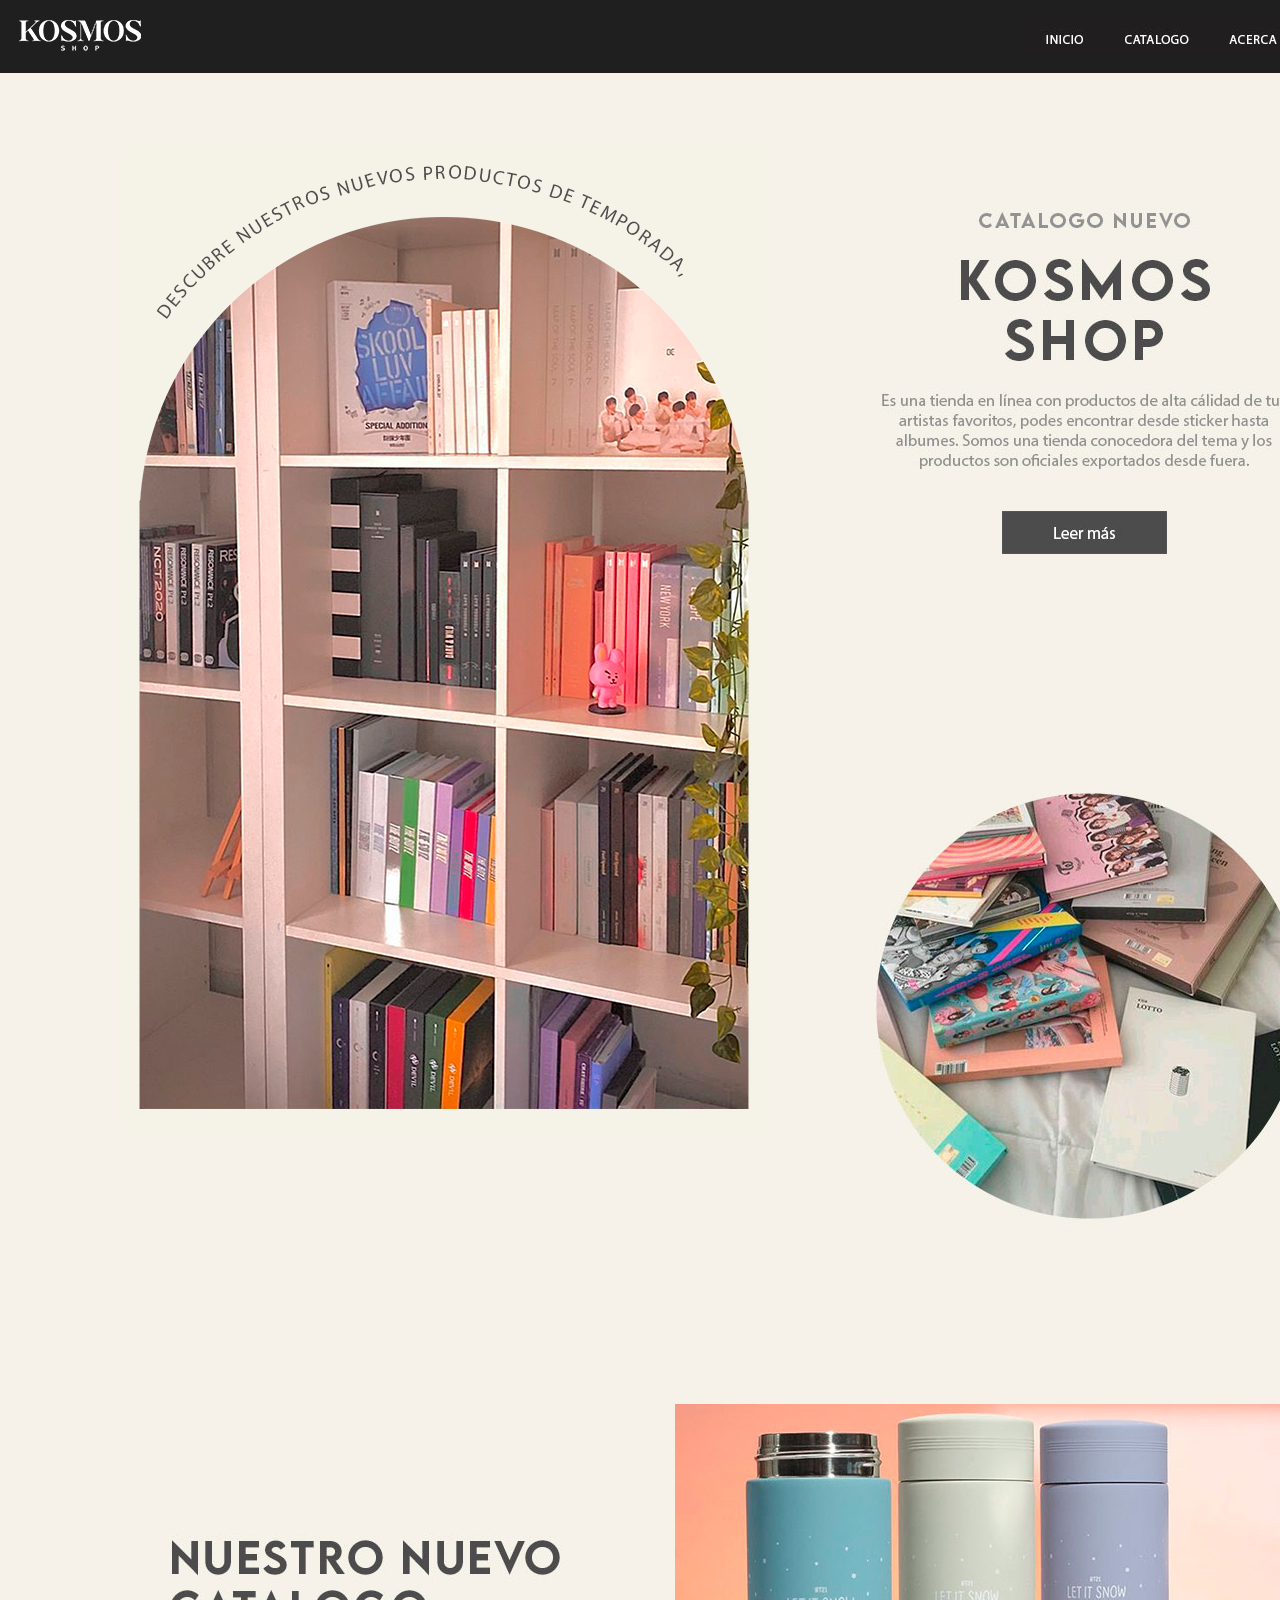
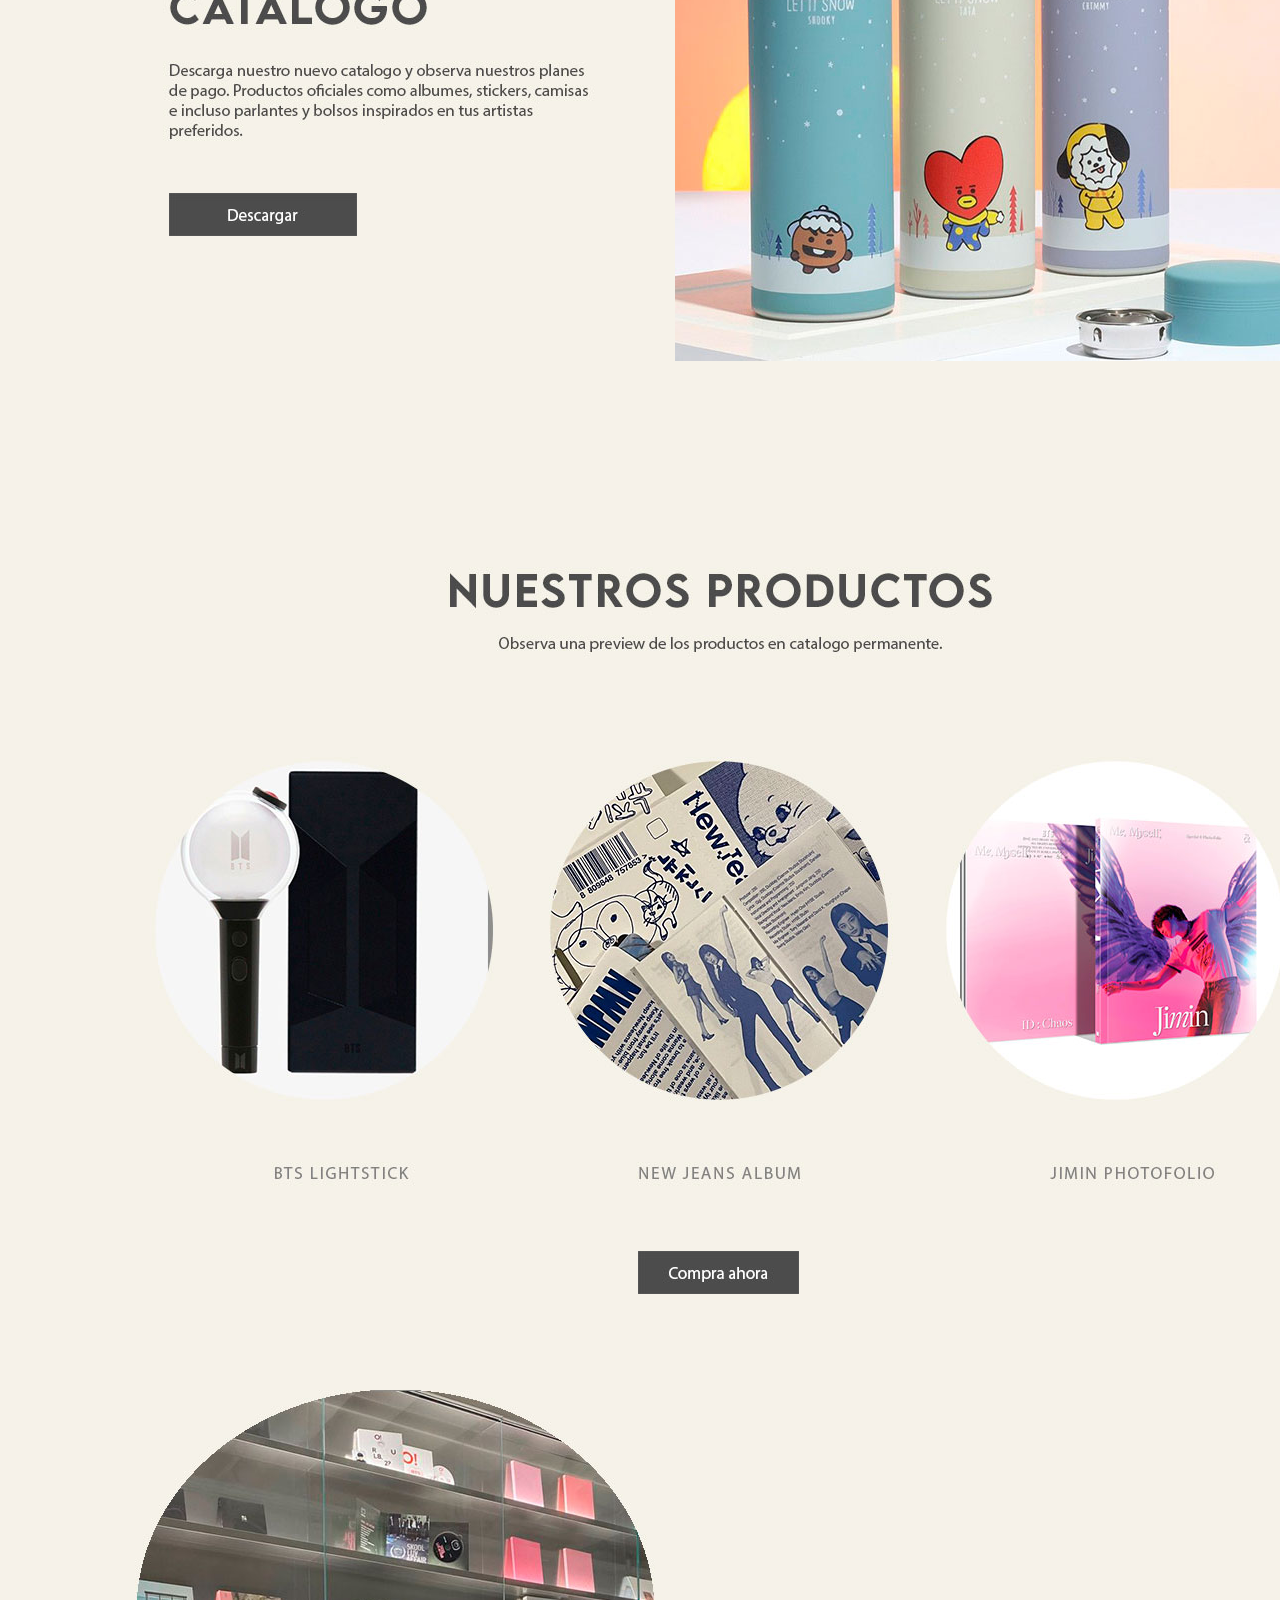
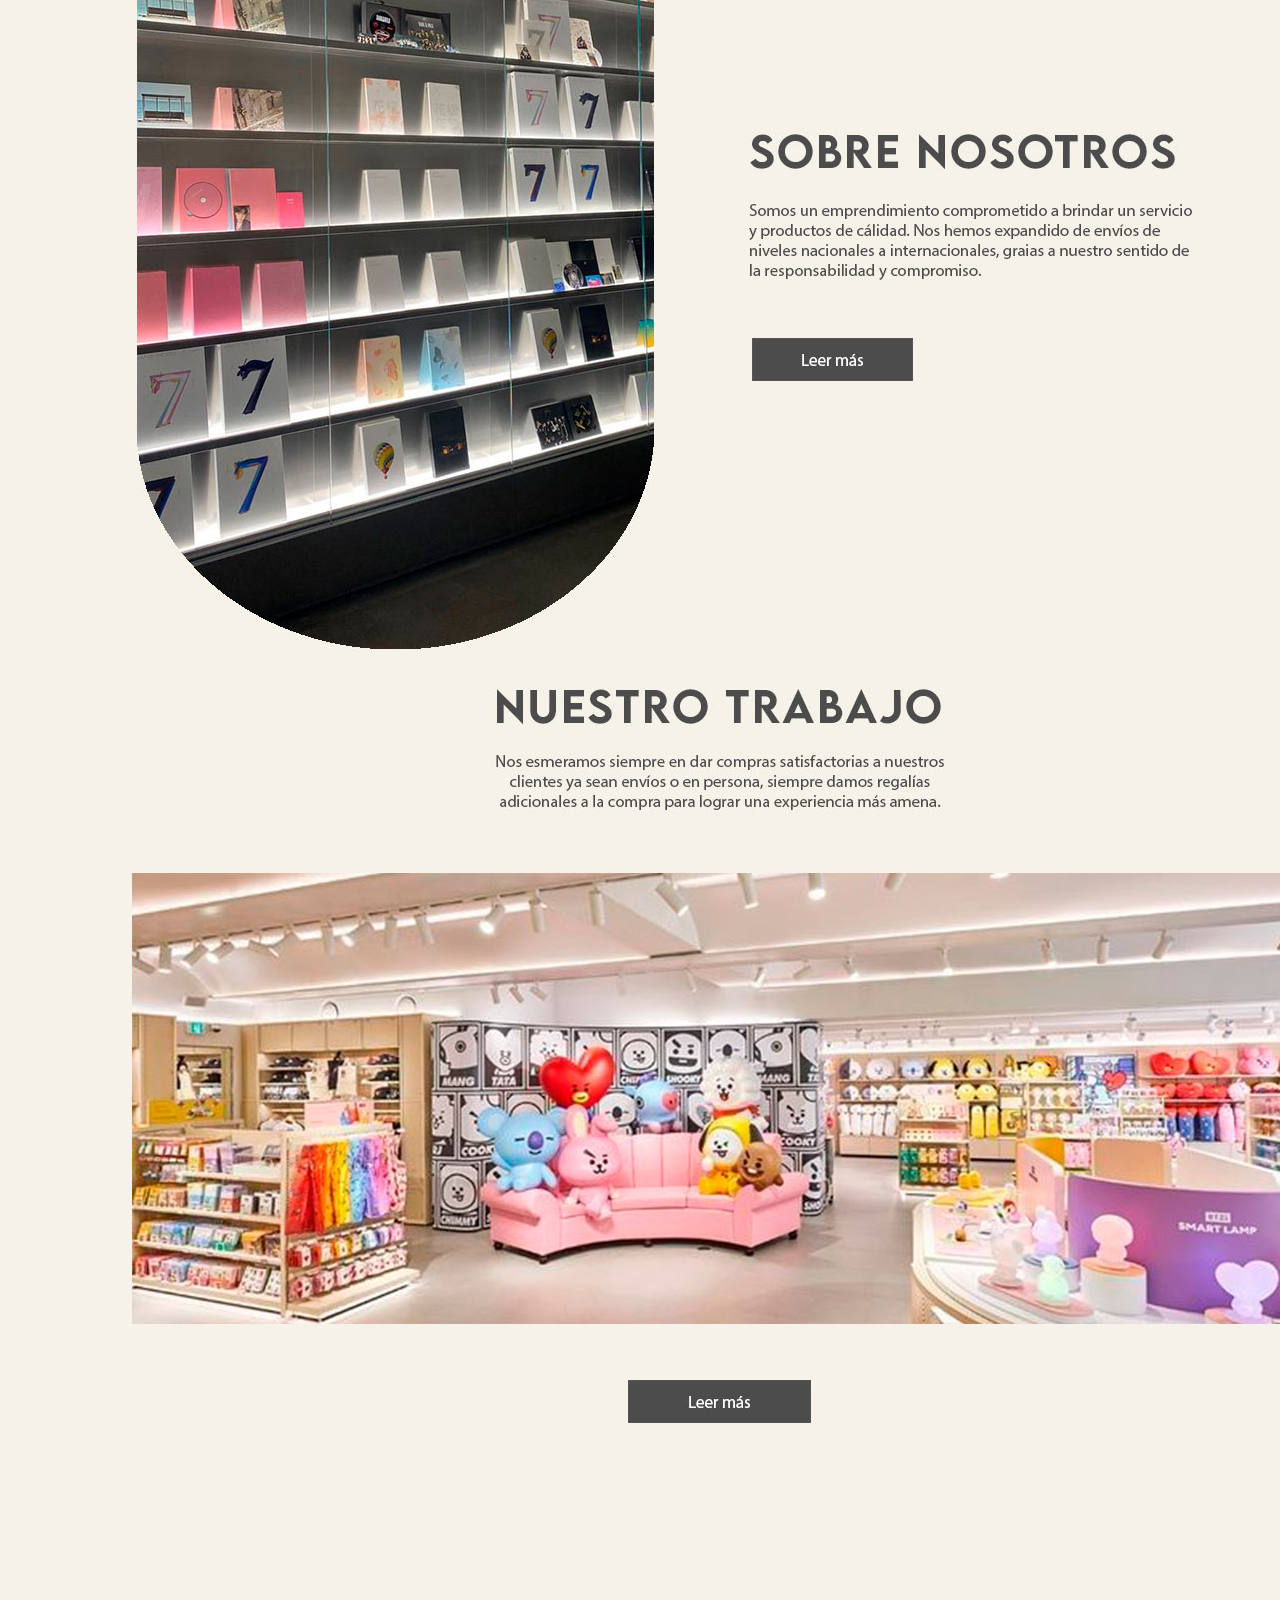
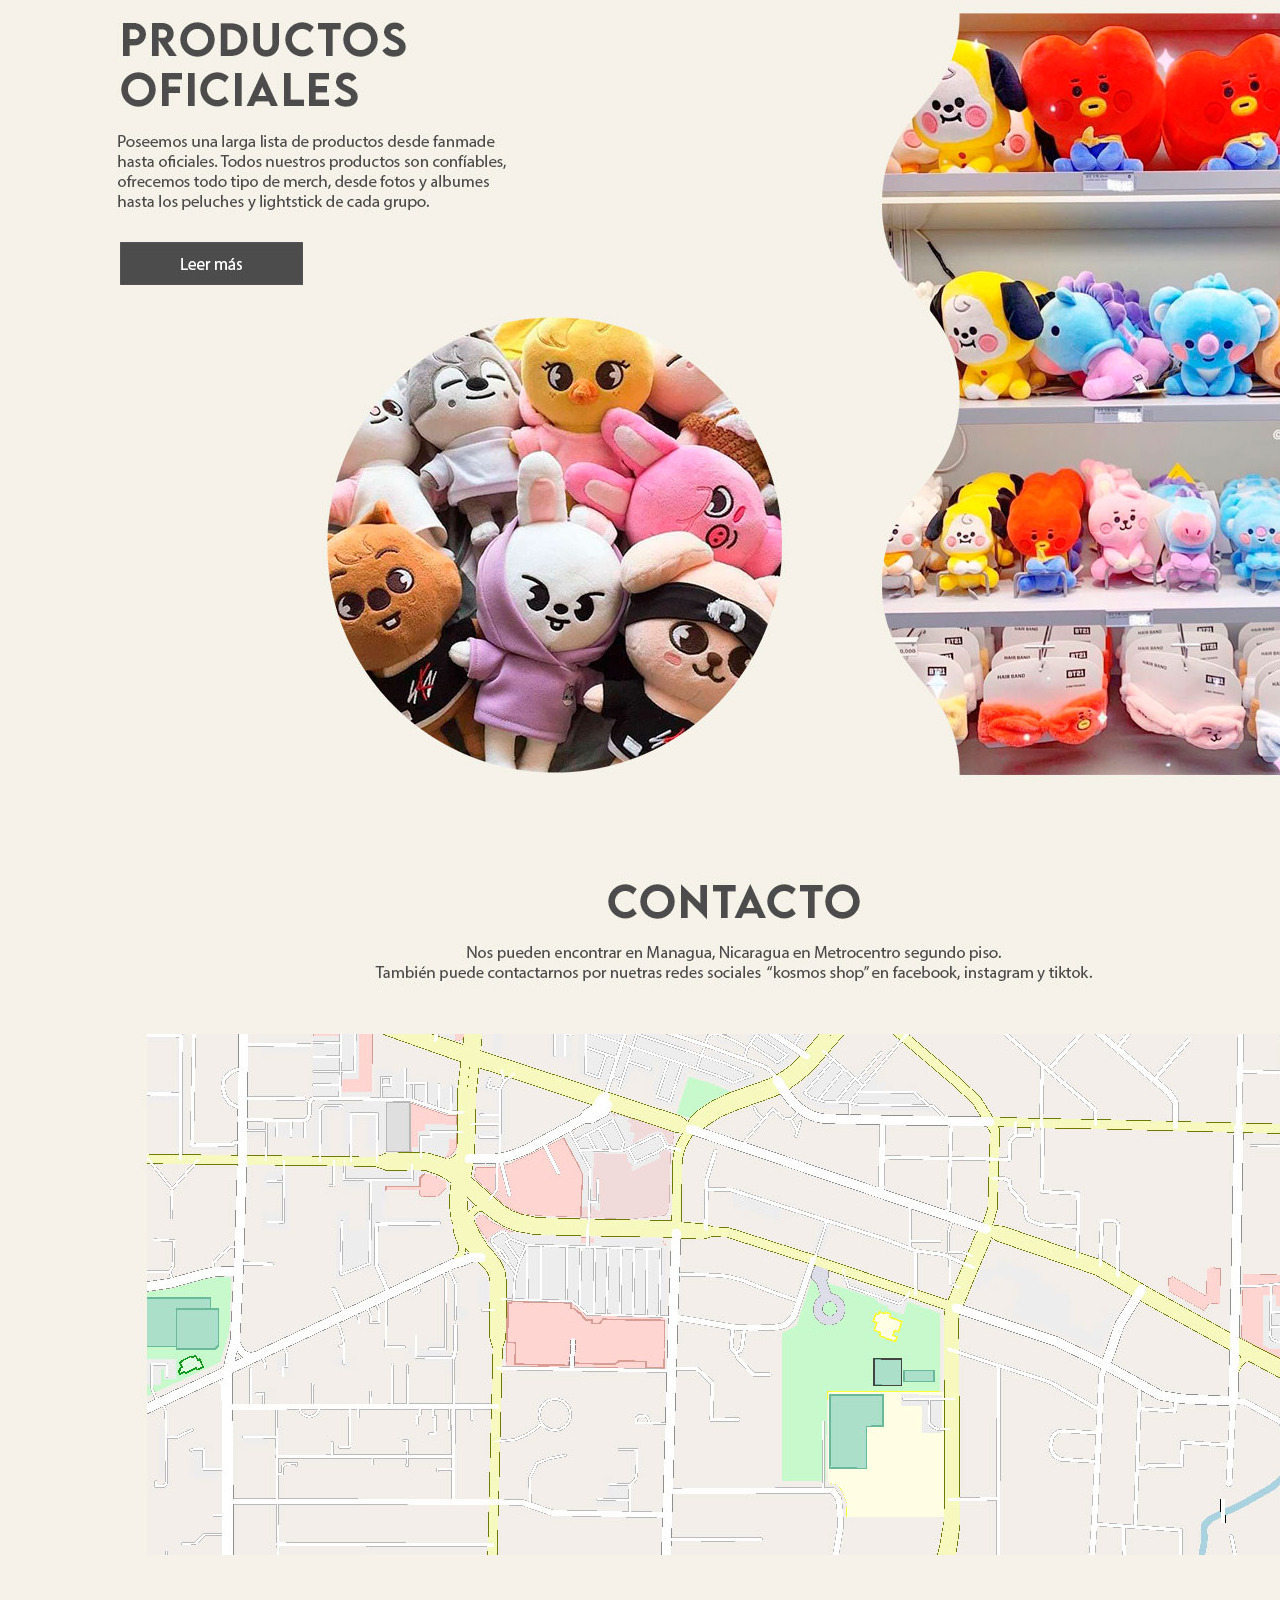
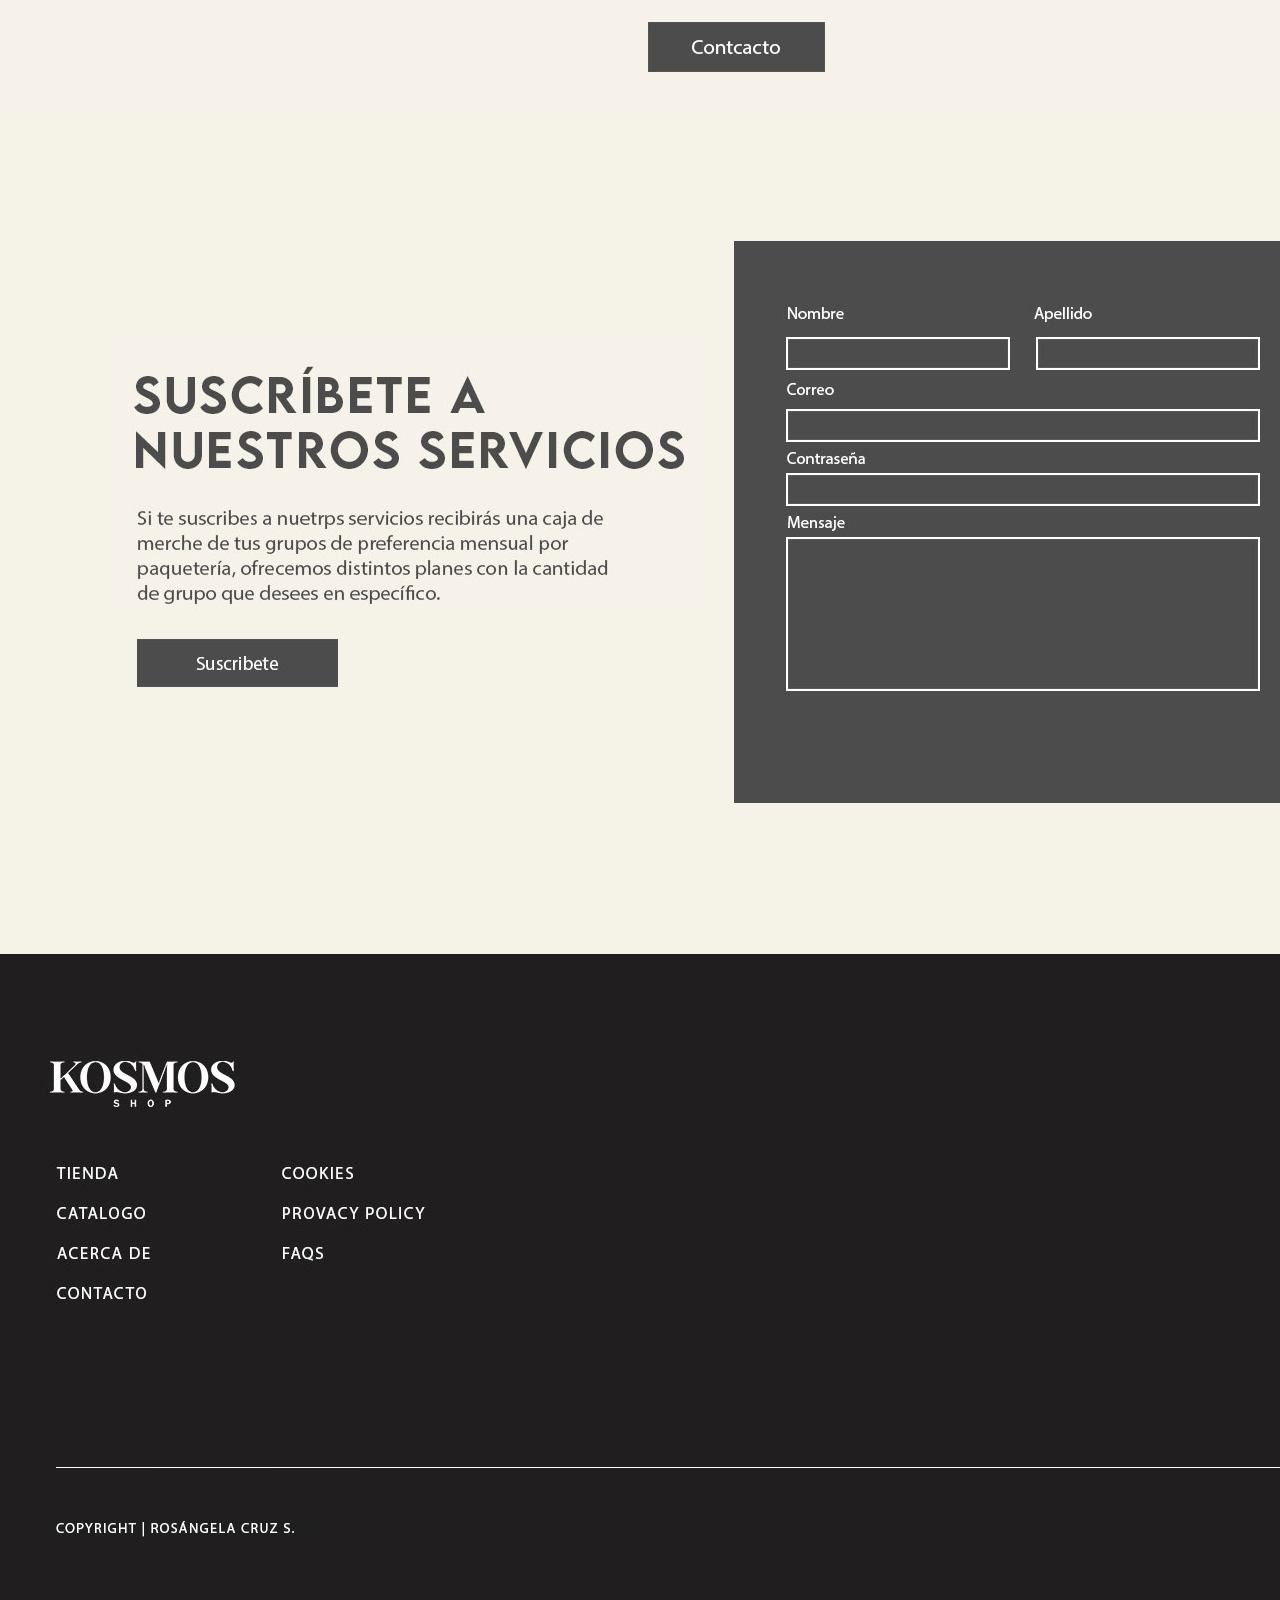
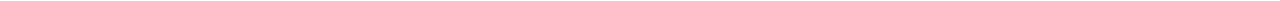
<file: index.html>
<html>
<head>
<title>6464530</title>
<meta http-equiv="Content-Type" content="text/html; charset=utf-8">
<script type="text/javascript">
function MM_swapImgRestore() { //v3.0
  var i,x,a=document.MM_sr; for(i=0;a&&i<a.length&&(x=a[i])&&x.oSrc;i++) x.src=x.oSrc;
}
function MM_preloadImages() { //v3.0
  var d=document; if(d.images){ if(!d.MM_p) d.MM_p=new Array();
    var i,j=d.MM_p.length,a=MM_preloadImages.arguments; for(i=0; i<a.length; i++)
    if (a[i].indexOf("#")!=0){ d.MM_p[j]=new Image; d.MM_p[j++].src=a[i];}}
}

function MM_findObj(n, d) { //v4.01
  var p,i,x;  if(!d) d=document; if((p=n.indexOf("?"))>0&&parent.frames.length) {
    d=parent.frames[n.substring(p+1)].document; n=n.substring(0,p);}
  if(!(x=d[n])&&d.all) x=d.all[n]; for (i=0;!x&&i<d.forms.length;i++) x=d.forms[i][n];
  for(i=0;!x&&d.layers&&i<d.layers.length;i++) x=MM_findObj(n,d.layers[i].document);
  if(!x && d.getElementById) x=d.getElementById(n); return x;
}

function MM_swapImage() { //v3.0
  var i,j=0,x,a=MM_swapImage.arguments; document.MM_sr=new Array; for(i=0;i<(a.length-2);i+=3)
   if ((x=MM_findObj(a[i]))!=null){document.MM_sr[j++]=x; if(!x.oSrc) x.oSrc=x.src; x.src=a[i+2];}
}
</script>
</head>
<body bgcolor="#FFFFFF" leftmargin="0" topmargin="0" marginwidth="0" marginheight="0" onLoad="MM_preloadImages('images/kosmos_04-02.jpg','images/kosmos_04-03.jpg','images/6464530_045.jpg','images/kosmos_04-01.jpg')">
<!-- Save for Web Slices (6464530.psd) -->
<table id="Tabla_01" width="1441" height="8001" border="0" cellpadding="0" cellspacing="0">
	<tr>
		<td colspan="80">
			<img src="images/kosmos_01.png" width="1440" height="20" alt=""></td>
		<td>
			<img src="images/espacio.gif" width="1" height="20" alt=""></td>
	</tr>
	<tr>
		<td colspan="59" rowspan="2">
		  <img src="images/kosmos_02.png" width="1023" height="53" alt=""></td>
		<td colspan="3"><a href="#inicioimagen" onMouseOut="MM_swapImgRestore()" onMouseOver="MM_swapImage('iniciobt','','images/6464530_045.jpg',1)"><img src="images/kosmos_03.jpg" alt="" width="85" height="38" id="iniciobt"></a><a href="#inicioimagen" onMouseOut="MM_swapImgRestore()" onMouseOver="MM_swapImage('inicio','','images/6464530_045.jpg',0)"></a></td>
		<td colspan="3"><a href="#catalogodoc" onMouseOut="MM_swapImgRestore()" onMouseOver="MM_swapImage('catalogobt','','images/kosmos_04-01.jpg',1)"><img src="images/kosmos_04.jpg" alt="" width="96" height="38" id="catalogobt"></a><a href="#catalogodoc"></a></td>
		<td colspan="9"><a href="#aboutus" onMouseOut="MM_swapImgRestore()" onMouseOver="MM_swapImage('acercadebt','','images/kosmos_04-02.jpg',1)"><img src="images/kosmos_05.jpg" alt="" width="111" height="38" id="acercadebt"></a><a href="#aboutus" onMouseOut="MM_swapImgRestore()" onMouseOver="MM_swapImage('acerca de','','images/kosmos_04-02.jpg',1)"></a></td>
		<td colspan="5"><a href="#contactopag" onMouseOut="MM_swapImgRestore()" onMouseOver="MM_swapImage('contactobt','','images/kosmos_04-03.jpg',1)"><img src="images/kosmos_06.jpg" alt="" width="101" height="38" id="contactobt"></a><a href="#contacto1" onMouseOut="MM_swapImgRestore()" onMouseOver="MM_swapImage('contacto','','images/kosmos_04-03.jpg',1)"></a></td>
		<td rowspan="2">
			<img src="images/kosmos_07.png" width="24" height="53" alt=""></td>
		<td>
			<img src="images/espacio.gif" width="1" height="38" alt=""></td>
	</tr>
	<tr>
		<td colspan="20">
			<img src="images/kosmos_08.png" width="393" height="15" alt=""></td>
		<td>
			<img src="images/espacio.gif" width="1" height="15" alt=""></td>
	</tr>
	<tr>
		<td colspan="80">
			<img src="images/kosmos_09.jpg" width="1440" height="72" alt=""></td>
		<td>
			<img src="images/espacio.gif" width="1" height="72" alt=""></td>
	</tr>
	<tr>
		<td colspan="6" rowspan="10">
			<img src="images/kosmos_10.jpg" width="121" height="1165" alt=""></td>
		<td colspan="36" rowspan="8"><img src="images/kosmos_11.png" alt="" width="646" height="989" id="inicioimagen"></td>
		<td colspan="38">
			<img src="images/kosmos_12.jpg" width="673" height="63" alt=""></td>
		<td>
			<img src="images/espacio.gif" width="1" height="63" alt=""></td>
	</tr>
	<tr>
		<td colspan="11" rowspan="2">
			<img src="images/kosmos_13.jpg" width="181" height="165" alt=""></td>
		<td colspan="13">
			<img src="images/kosmos_14.jpg" width="266" height="34" alt=""></td>
		<td colspan="14" rowspan="2">
			<img src="images/kosmos_15.jpg" width="226" height="165" alt=""></td>
		<td>
			<img src="images/espacio.gif" width="1" height="34" alt=""></td>
	</tr>
	<tr>
		<td colspan="13">
			<img src="images/kosmos_16.jpg" width="266" height="131" alt=""></td>
		<td>
			<img src="images/espacio.gif" width="1" height="131" alt=""></td>
	</tr>
	<tr>
		<td colspan="7" rowspan="4">
			<img src="images/kosmos_17.jpg" width="98" height="420" alt=""></td>
		<td colspan="23">
			<img src="images/kosmos_18.jpg" width="438" height="112" alt=""></td>
		<td colspan="8" rowspan="4">
			<img src="images/kosmos_19.jpg" width="137" height="420" alt=""></td>
		<td>
			<img src="images/espacio.gif" width="1" height="112" alt=""></td>
	</tr>
	<tr>
		<td colspan="23">
			<img src="images/kosmos_20.jpg" width="438" height="26" alt=""></td>
		<td>
			<img src="images/espacio.gif" width="1" height="26" alt=""></td>
	</tr>
	<tr>
		<td colspan="7" rowspan="2">
			<img src="images/kosmos_21.jpg" width="137" height="282" alt=""></td>
		<td colspan="8"><a href="doctienda.html"><img src="images/kosmos_22.jpg" width="165" height="43" alt=""></a></td>
		<td colspan="8" rowspan="2">
			<img src="images/kosmos_23.jpg" width="136" height="282" alt=""></td>
		<td>
			<img src="images/espacio.gif" width="1" height="43" alt=""></td>
	</tr>
	<tr>
		<td colspan="8">
			<img src="images/kosmos_24.jpg" width="165" height="239" alt=""></td>
		<td>
			<img src="images/espacio.gif" width="1" height="239" alt=""></td>
	</tr>
	<tr>
		<td colspan="6" rowspan="3">
			<img src="images/kosmos_25.jpg" width="77" height="517" alt=""></td>
		<td colspan="28" rowspan="2">
			<img src="images/kosmos_26.jpg" width="497" height="450" alt=""></td>
		<td colspan="4" rowspan="3">
			<img src="images/kosmos_27.jpg" width="99" height="517" alt=""></td>
		<td>
			<img src="images/espacio.gif" width="1" height="341" alt=""></td>
	</tr>
	<tr>
		<td colspan="36" rowspan="2">
			<img src="images/kosmos_28.jpg" width="646" height="176" alt=""></td>
		<td>
			<img src="images/espacio.gif" width="1" height="109" alt=""></td>
	</tr>
	<tr>
		<td colspan="28">
			<img src="images/kosmos_29.jpg" width="497" height="67" alt=""></td>
		<td>
			<img src="images/espacio.gif" width="1" height="67" alt=""></td>
	</tr>
	<tr>
		<td colspan="80">
			<img src="images/kosmos_30.jpg" width="1440" height="94" alt=""></td>
		<td>
			<img src="images/espacio.gif" width="1" height="94" alt=""></td>
	</tr>
	<tr>
		<td colspan="37">
			<img src="images/kosmos_31.jpg" width="675" height="98" alt=""></td>
		<td colspan="37" rowspan="6">
			<img src="images/kosmos_32.jpg" alt="" width="640" height="557" id="catalogodoc"></td>
		<td colspan="6" rowspan="7">
			<img src="images/kosmos_33.jpg" width="125" height="696" alt=""></td>
		<td>
			<img src="images/espacio.gif" width="1" height="98" alt=""></td>
	</tr>
	<tr>
		<td colspan="11" rowspan="6">
			<img src="images/kosmos_34.jpg" width="147" height="598" alt=""></td>
		<td colspan="22"><img src="images/kosmos_35.jpg" alt="" width="457" height="143"></td>
		<td colspan="4" rowspan="6">
			<img src="images/kosmos_36.jpg" width="71" height="598" alt=""></td>
		<td>
			<img src="images/espacio.gif" width="1" height="143" alt=""></td>
	</tr>
	<tr>
		<td colspan="22">
			<img src="images/kosmos_37.jpg" width="457" height="126" alt=""></td>
		<td>
			<img src="images/espacio.gif" width="1" height="126" alt=""></td>
	</tr>
	<tr>
		<td colspan="22">
			<img src="images/kosmos_38.jpg" width="457" height="22" alt=""></td>
		<td>
			<img src="images/espacio.gif" width="1" height="22" alt=""></td>
	</tr>
	<tr>
		<td colspan="2" rowspan="3">
			<img src="images/kosmos_39.jpg" width="22" height="307" alt=""></td>
		<td colspan="9"><a href="https://www.weverseshop.io/en/home"><img src="images/kosmos_40.jpg" width="188" height="43" alt=""></a></td>
		<td colspan="11" rowspan="3">
			<img src="images/kosmos_41.jpg" width="247" height="307" alt=""></td>
		<td>
			<img src="images/espacio.gif" width="1" height="43" alt=""></td>
	</tr>
	<tr>
		<td colspan="9" rowspan="2">
			<img src="images/kosmos_42.jpg" width="188" height="264" alt=""></td>
		<td>
			<img src="images/espacio.gif" width="1" height="125" alt=""></td>
	</tr>
	<tr>
		<td colspan="37">
			<img src="images/kosmos_43.jpg" width="640" height="139" alt=""></td>
		<td>
			<img src="images/espacio.gif" width="1" height="139" alt=""></td>
	</tr>
	<tr>
		<td colspan="80">
			<img src="images/kosmos_44.jpg" width="1440" height="51" alt=""></td>
		<td>
			<img src="images/espacio.gif" width="1" height="51" alt=""></td>
	</tr>
	<tr>
		<td colspan="24" rowspan="3">
			<img src="images/kosmos_45.jpg" width="413" height="190" alt=""></td>
		<td colspan="34">
			<img src="images/kosmos_46.jpg" width="599" height="76" alt=""></td>
		<td colspan="22" rowspan="3">
			<img src="images/kosmos_47.jpg" width="428" height="190" alt=""></td>
		<td>
			<img src="images/espacio.gif" width="1" height="76" alt=""></td>
	</tr>
	<tr>
		<td colspan="5" rowspan="2">
			<img src="images/kosmos_48.jpg" width="75" height="114" alt=""></td>
		<td colspan="25">
			<img src="images/kosmos_49.jpg" width="475" height="37" alt=""></td>
		<td colspan="4" rowspan="2">
			<img src="images/kosmos_50.jpg" width="49" height="114" alt=""></td>
		<td>
			<img src="images/espacio.gif" width="1" height="37" alt=""></td>
	</tr>
	<tr>
		<td colspan="25">
			<img src="images/kosmos_51.jpg" width="475" height="77" alt=""></td>
		<td>
			<img src="images/espacio.gif" width="1" height="77" alt=""></td>
	</tr>
	<tr>
		<td colspan="8" rowspan="6">
			<img src="images/kosmos_52.jpg" width="134" height="602" alt=""></td>
		<td colspan="22"><a href="https://weverseshop.io/en/shop/GL_USD/artists/2/sales/3551"><img src="images/kosmos_53.jpg" width="391" height="413" alt=""></a></td>
		<td colspan="21"><a href="https://weverseshop.io/en/shop/GL_USD/artists/82/sales/9317"><img src="images/kosmos_54.jpg" width="388" height="413" alt=""></a></td>
		<td colspan="24"><a href="https://weverseshop.io/en/shop/GL_USD/artists/2/sales/10112"><img src="images/kosmos_55.jpg" width="408" height="413" alt=""></a></td>
		<td colspan="5" rowspan="6">
			<img src="images/kosmos_56.jpg" width="119" height="602" alt=""></td>
		<td>
			<img src="images/espacio.gif" width="1" height="413" alt=""></td>
	</tr>
	<tr>
		<td colspan="6" rowspan="2">
			<img src="images/kosmos_57.jpg" width="129" height="59" alt=""></td>
		<td colspan="11">
			<img src="images/kosmos_58.jpg" width="163" height="40" alt=""></td>
		<td colspan="5" rowspan="2">
			<img src="images/kosmos_59.jpg" width="99" height="59" alt=""></td>
		<td colspan="4" rowspan="2">
			<img src="images/kosmos_60.jpg" width="103" height="59" alt=""></td>
		<td colspan="13">
			<img src="images/kosmos_61.jpg" width="197" height="40" alt=""></td>
		<td colspan="4" rowspan="2">
			<img src="images/kosmos_62.jpg" width="88" height="59" alt=""></td>
		<td colspan="9" rowspan="2">
			<img src="images/kosmos_63.jpg" width="121" height="59" alt=""></td>
		<td colspan="9">
			<img src="images/kosmos_64.jpg" width="195" height="40" alt=""></td>
		<td colspan="6" rowspan="2">
			<img src="images/kosmos_65.jpg" width="92" height="59" alt=""></td>
		<td>
			<img src="images/espacio.gif" width="1" height="40" alt=""></td>
	</tr>
	<tr>
		<td colspan="11">
			<img src="images/kosmos_66.jpg" width="163" height="19" alt=""></td>
		<td colspan="13">
			<img src="images/kosmos_67.jpg" width="197" height="19" alt=""></td>
		<td colspan="9">
			<img src="images/kosmos_68.jpg" width="195" height="19" alt=""></td>
		<td>
			<img src="images/espacio.gif" width="1" height="19" alt=""></td>
	</tr>
	<tr>
		<td colspan="67">
			<img src="images/kosmos_69.jpg" width="1187" height="38" alt=""></td>
		<td>
			<img src="images/espacio.gif" width="1" height="38" alt=""></td>
	</tr>
	<tr>
		<td colspan="27" rowspan="2">
			<img src="images/kosmos_70.jpg" width="504" height="92" alt=""></td>
		<td colspan="10"><a href="https://weverseshop.io/en/shop/GL_USD/artists/2/categories/1"><img src="images/kosmos_71.jpg" width="161" height="43" alt=""></a></td>
		<td colspan="30" rowspan="2">
			<img src="images/kosmos_72.jpg" width="522" height="92" alt=""></td>
		<td>
			<img src="images/espacio.gif" width="1" height="43" alt=""></td>
	</tr>
	<tr>
		<td colspan="10">
			<img src="images/kosmos_73.jpg" width="161" height="49" alt=""></td>
		<td>
			<img src="images/espacio.gif" width="1" height="49" alt=""></td>
	</tr>
	<tr>
		<td colspan="80">
			<img src="images/kosmos_74.jpg" width="1440" height="31" alt=""></td>
		<td>
			<img src="images/espacio.gif" width="1" height="31" alt=""></td>
	</tr>
	<tr>
		<td colspan="3" rowspan="6">
			<img src="images/kosmos_75.jpg" width="103" height="889" alt=""></td>
		<td colspan="34" rowspan="6"><a href="https://www.weverseshop.io/en/shop/GL_USD/artists/2/categories/1"><img src="images/kosmos_76.jpg" alt="" width="572" height="889" id="aboutus"></a></td>
		<td colspan="43">
			<img src="images/kosmos_77.jpg" width="765" height="341" alt=""></td>
		<td>
			<img src="images/espacio.gif" width="1" height="341" alt=""></td>
	</tr>
	<tr>
		<td colspan="2" rowspan="5">
			<img src="images/kosmos_78.jpg" width="46" height="548" alt=""></td>
		<td colspan="28">
			<img src="images/kosmos_79.jpg" width="495" height="69" alt=""></td>
		<td colspan="13">
			<img src="images/kosmos_80.jpg" width="224" height="69" alt=""></td>
		<td>
			<img src="images/espacio.gif" width="1" height="69" alt=""></td>
	</tr>
	<tr>
		<td colspan="29">
			<img src="images/kosmos_81.jpg" width="496" height="118" alt=""></td>
		<td colspan="12" rowspan="4">
			<img src="images/kosmos_82.jpg" width="223" height="479" alt=""></td>
		<td>
			<img src="images/espacio.gif" width="1" height="118" alt=""></td>
	</tr>
	<tr>
		<td colspan="29">
			<img src="images/kosmos_83.jpg" width="496" height="36" alt=""></td>
		<td>
			<img src="images/espacio.gif" width="1" height="36" alt=""></td>
	</tr>
	<tr>
		<td colspan="2" rowspan="2">
			<img src="images/kosmos_84.jpg" width="31" height="325" alt=""></td>
		<td colspan="10"><a href="doctienda.html"><img src="images/kosmos_85.jpg" width="161" height="43" alt=""></a></td>
		<td colspan="17" rowspan="2">
			<img src="images/kosmos_86.jpg" width="304" height="325" alt=""></td>
		<td>
			<img src="images/espacio.gif" width="1" height="43" alt=""></td>
	</tr>
	<tr>
		<td colspan="10">
			<img src="images/kosmos_87.jpg" width="161" height="282" alt=""></td>
		<td>
			<img src="images/espacio.gif" width="1" height="282" alt=""></td>
	</tr>
	<tr>
		<td colspan="28" rowspan="3">
			<img src="images/kosmos_88.jpg" width="467" height="210" alt=""></td>
		<td colspan="27">
			<img src="images/kosmos_89.jpg" width="514" height="79" alt=""></td>
		<td colspan="25" rowspan="3">
			<img src="images/kosmos_90.jpg" width="459" height="210" alt=""></td>
		<td>
			<img src="images/espacio.gif" width="1" height="79" alt=""></td>
	</tr>
	<tr>
		<td colspan="27">
			<img src="images/kosmos_91.jpg" width="514" height="97" alt=""></td>
		<td>
			<img src="images/espacio.gif" width="1" height="97" alt=""></td>
	</tr>
	<tr>
		<td colspan="27">
			<img src="images/kosmos_92.jpg" width="514" height="34" alt=""></td>
		<td>
			<img src="images/espacio.gif" width="1" height="34" alt=""></td>
	</tr>
	<tr>
		<td colspan="7" rowspan="4">
			<img src="images/kosmos_93.jpg" width="131" height="608" alt=""></td>
		<td colspan="66">
			<img src="images/kosmos_94.jpg" width="1179" height="451" alt=""></td>
		<td colspan="7" rowspan="4">
			<img src="images/kosmos_95.jpg" width="130" height="608" alt=""></td>
		<td>
			<img src="images/espacio.gif" width="1" height="451" alt=""></td>
	</tr>
	<tr>
		<td colspan="66">
			<img src="images/kosmos_96.jpg" width="1179" height="56" alt=""></td>
		<td>
			<img src="images/espacio.gif" width="1" height="56" alt=""></td>
	</tr>
	<tr>
		<td colspan="27" rowspan="2">
			<img src="images/kosmos_97.jpg" width="497" height="101" alt=""></td>
		<td colspan="12"><a href="doctienda.html"><img src="images/kosmos_98.jpg" width="182" height="43" alt=""></a></td>
		<td colspan="27" rowspan="2">
			<img src="images/kosmos_99.jpg" width="500" height="101" alt=""></td>
		<td>
			<img src="images/espacio.gif" width="1" height="43" alt=""></td>
	</tr>
	<tr>
		<td colspan="12">
			<img src="images/kosmos_100.jpg" width="182" height="58" alt=""></td>
		<td>
			<img src="images/espacio.gif" width="1" height="58" alt=""></td>
	</tr>
	<tr>
		<td colspan="80">
			<img src="images/kosmos_101.jpg" width="1440" height="117" alt=""></td>
		<td>
			<img src="images/espacio.gif" width="1" height="117" alt=""></td>
	</tr>
	<tr>
		<td colspan="4" rowspan="7">
			<img src="images/kosmos_102.jpg" width="117" height="827" alt=""></td>
		<td colspan="23">
			<img src="images/kosmos_103.jpg" width="333" height="120" alt=""></td>
		<td colspan="23">
			<img src="images/kosmos_104.jpg" width="426" height="120" alt=""></td>
		<td colspan="28" rowspan="6"><a href="https://store.linefriends.com/pages/bt21#"><img src="images/kosmos_105.jpg" width="510" height="797" alt=""></a></td>
		<td colspan="2" rowspan="7">
			<img src="images/kosmos_106.jpg" width="54" height="827" alt=""></td>
		<td>
			<img src="images/espacio.gif" width="1" height="120" alt=""></td>
	</tr>
	<tr>
		<td colspan="27">
			<img src="images/kosmos_107.jpg" width="438" height="103" alt=""></td>
		<td colspan="19" rowspan="4">
			<img src="images/kosmos_108.jpg" width="321" height="199" alt=""></td>
		<td>
			<img src="images/espacio.gif" width="1" height="103" alt=""></td>
	</tr>
	<tr>
		<td colspan="27">
			<img src="images/kosmos_109.jpg" width="438" height="21" alt=""></td>
		<td>
			<img src="images/espacio.gif" width="1" height="21" alt=""></td>
	</tr>
	<tr>
		<td rowspan="4">
			<img src="images/kosmos_110.jpg" width="3" height="583" alt=""></td>
		<td colspan="12">
			<img src="images/kosmos_111.jpg" width="183" height="43" alt=""></td>
		<td colspan="14" rowspan="2">
			<img src="images/kosmos_112.jpg" width="252" height="75" alt=""></td>
		<td>
			<img src="images/espacio.gif" width="1" height="43" alt=""></td>
	</tr>
	<tr>
		<td colspan="12" rowspan="3">
			<img src="images/kosmos_113.jpg" width="183" height="540" alt=""></td>
		<td>
			<img src="images/espacio.gif" width="1" height="32" alt=""></td>
	</tr>
	<tr>
		<td rowspan="2">
			<img src="images/kosmos_114.jpg" width="12" height="508" alt=""></td>
		<td colspan="27"><a href="https://en.thejypshop.com/category/skzoo/78/"><img src="images/kosmos_115.jpg" width="484" height="478" alt=""></a></td>
		<td colspan="5" rowspan="2">
			<img src="images/kosmos_116.jpg" width="77" height="508" alt=""></td>
		<td>
			<img src="images/espacio.gif" width="1" height="478" alt=""></td>
	</tr>
	<tr>
		<td colspan="27">
			<img src="images/kosmos_117.jpg" width="484" height="30" alt=""></td>
		<td colspan="28">
			<img src="images/kosmos_118.jpg" width="510" height="30" alt=""></td>
		<td>
			<img src="images/espacio.gif" width="1" height="30" alt=""></td>
	</tr>
	<tr>
		<td colspan="80">
			<img src="images/kosmos_119.jpg" width="1440" height="37" alt=""></td>
		<td>
			<img src="images/espacio.gif" width="1" height="37" alt=""></td>
	</tr>
	<tr>
		<td colspan="32">
			<img src="images/kosmos_120.jpg" width="568" height="67" alt=""></td>
		<td colspan="20">
			<img src="images/kosmos_121.jpg" alt="" width="351" height="67" id="contactopag"></td>
		<td colspan="28">
			<img src="images/kosmos_122.jpg" width="521" height="67" alt=""></td>
		<td>
			<img src="images/espacio.gif" width="1" height="67" alt=""></td>
	</tr>
	<tr>
		<td colspan="22" rowspan="2">
			<img src="images/kosmos_123.jpg" width="357" height="105" alt=""></td>
		<td colspan="41">
			<img src="images/kosmos_124.jpg" width="775" height="83" alt=""></td>
		<td colspan="17" rowspan="2">
			<img src="images/kosmos_125.jpg" width="308" height="105" alt=""></td>
		<td>
			<img src="images/espacio.gif" width="1" height="83" alt=""></td>
	</tr>
	<tr>
		<td colspan="41">
			<img src="images/kosmos_126.jpg" width="775" height="22" alt=""></td>
		<td>
			<img src="images/espacio.gif" width="1" height="22" alt=""></td>
	</tr>
	<tr>
		<td colspan="10" rowspan="4">
			<img src="images/kosmos_127.jpg" width="141" height="685" alt=""></td>
		<td colspan="65">
			<img src="images/kosmos_128.jpg" width="1180" height="521" alt=""></td>
		<td colspan="5" rowspan="4">
			<img src="images/kosmos_129.jpg" width="119" height="685" alt=""></td>
		<td>
			<img src="images/espacio.gif" width="1" height="521" alt=""></td>
	</tr>
	<tr>
		<td colspan="65">
			<img src="images/kosmos_130.jpg" width="1180" height="67" alt=""></td>
		<td>
			<img src="images/espacio.gif" width="1" height="67" alt=""></td>
	</tr>
	<tr>
		<td colspan="26" rowspan="2">
			<img src="images/kosmos_131.jpg" width="507" height="97" alt=""></td>
		<td colspan="11"><a href="doctienda.html"><img src="images/kosmos_132.jpg" width="177" height="50" alt=""></a></td>
		<td colspan="28" rowspan="2">
			<img src="images/kosmos_133.jpg" width="496" height="97" alt=""></td>
		<td>
			<img src="images/espacio.gif" width="1" height="50" alt=""></td>
	</tr>
	<tr>
		<td colspan="11">
			<img src="images/kosmos_134.jpg" width="177" height="47" alt=""></td>
		<td>
			<img src="images/espacio.gif" width="1" height="47" alt=""></td>
	</tr>
	<tr>
		<td colspan="80">
			<img src="images/kosmos_135.png" width="1440" height="122" alt=""></td>
		<td>
			<img src="images/espacio.gif" width="1" height="122" alt=""></td>
	</tr>
	<tr>
		<td colspan="40">
			<img src="images/kosmos_136.png" width="734" height="96" alt=""></td>
		<td colspan="33">
			<img src="images/kosmos_137.jpg" width="576" height="96" alt=""></td>
		<td colspan="7" rowspan="14">
			<img src="images/kosmos_138.png" width="130" height="713" alt=""></td>
		<td>
			<img src="images/espacio.gif" width="1" height="96" alt=""></td>
	</tr>
	<tr>
		<td colspan="4" rowspan="13">
			<img src="images/kosmos_139.png" width="117" height="617" alt=""></td>
		<td colspan="34" rowspan="5">
			<img src="images/kosmos_140.jpg" width="591" height="153" alt=""></td>
		<td colspan="2" rowspan="13">
			<img src="images/kosmos_141.png" width="26" height="617" alt=""></td>
		<td colspan="3" rowspan="12">
			<img src="images/kosmos_142.jpg" width="53" height="466" alt=""></td>
		<td colspan="14">
			<img src="images/kosmos_143.jpg" width="223" height="33" alt=""></td>
		<td colspan="4" rowspan="2">
			<img src="images/kosmos_144.jpg" width="26" height="72" alt=""></td>
		<td colspan="9">
			<img src="images/kosmos_145.jpg" width="224" height="33" alt=""></td>
		<td colspan="3" rowspan="12">
			<img src="images/kosmos_146.jpg" width="50" height="466" alt=""></td>
		<td>
			<img src="images/espacio.gif" width="1" height="33" alt=""></td>
	</tr>
	<tr>
		<td colspan="14">
			<img src="images/kosmos_147.jpg" width="223" height="39" alt=""></td>
		<td colspan="9">
			<img src="images/kosmos_148.jpg" width="224" height="39" alt=""></td>
		<td>
			<img src="images/espacio.gif" width="1" height="39" alt=""></td>
	</tr>
	<tr>
		<td rowspan="10">
			<img src="images/kosmos_149.jpg" width="1" height="394" alt=""></td>
		<td colspan="26">
			<img src="images/kosmos_150.jpg" width="472" height="33" alt=""></td>
		<td>
			<img src="images/espacio.gif" width="1" height="33" alt=""></td>
	</tr>
	<tr>
		<td colspan="26">
			<img src="images/kosmos_151.jpg" width="472" height="31" alt=""></td>
		<td>
			<img src="images/espacio.gif" width="1" height="31" alt=""></td>
	</tr>
	<tr>
		<td colspan="26" rowspan="2">
			<img src="images/kosmos_152.jpg" width="472" height="33" alt=""></td>
		<td>
			<img src="images/espacio.gif" width="1" height="17" alt=""></td>
	</tr>
	<tr>
		<td colspan="34" rowspan="3">
			<img src="images/kosmos_153.jpg" width="591" height="124" alt=""></td>
		<td>
			<img src="images/espacio.gif" width="1" height="16" alt=""></td>
	</tr>
	<tr>
		<td colspan="26">
			<img src="images/kosmos_154.jpg" width="472" height="31" alt=""></td>
		<td>
			<img src="images/espacio.gif" width="1" height="31" alt=""></td>
	</tr>
	<tr>
		<td colspan="26" rowspan="4">
			<img src="images/kosmos_155.jpg" width="472" height="154" alt=""></td>
		<td>
			<img src="images/espacio.gif" width="1" height="77" alt=""></td>
	</tr>
	<tr>
		<td colspan="34">
			<img src="images/kosmos_156.png" width="591" height="25" alt=""></td>
		<td>
			<img src="images/espacio.gif" width="1" height="25" alt=""></td>
	</tr>
	<tr>
		<td colspan="5" rowspan="4">
			<img src="images/kosmos_157.png" width="22" height="315" alt=""></td>
		<td colspan="11"><a href="doctienda.html"><img src="images/kosmos_158.jpg" width="199" height="48" alt=""></a></td>
		<td colspan="18" rowspan="4">
			<img src="images/kosmos_159.png" width="370" height="315" alt=""></td>
		<td>
			<img src="images/espacio.gif" width="1" height="48" alt=""></td>
	</tr>
	<tr>
		<td colspan="11" rowspan="3">
			<img src="images/kosmos_160.png" width="199" height="267" alt=""></td>
		<td>
			<img src="images/espacio.gif" width="1" height="4" alt=""></td>
	</tr>
	<tr>
		<td colspan="26">
			<img src="images/kosmos_161.jpg" width="472" height="112" alt=""></td>
		<td>
			<img src="images/espacio.gif" width="1" height="112" alt=""></td>
	</tr>
	<tr>
		<td colspan="33">
			<img src="images/kosmos_162.png" width="576" height="151" alt=""></td>
		<td>
			<img src="images/espacio.gif" width="1" height="151" alt=""></td>
	</tr>
	<tr>
		<td colspan="80">
			<img src="images/kosmos_163.jpg" width="1440" height="84" alt=""></td>
		<td>
			<img src="images/espacio.gif" width="1" height="84" alt=""></td>
	</tr>
	<tr>
		<td rowspan="10">
			<img src="images/kosmos_164.jpg" width="31" height="562" alt=""></td>
		<td colspan="14"><a href="#iniciobt"><img src="images/kosmos_165.jpg" alt="" width="242" height="96" id="inicio"></a></td>
		<td colspan="65" rowspan="2">
			<img src="images/kosmos_166.jpg" width="1167" height="115" alt=""></td>
		<td>
			<img src="images/espacio.gif" width="1" height="96" alt=""></td>
	</tr>
	<tr>
		<td colspan="14">
			<img src="images/kosmos_167.jpg" width="242" height="19" alt=""></td>
		<td>
			<img src="images/espacio.gif" width="1" height="19" alt=""></td>
	</tr>
	<tr>
		<td rowspan="8">
			<img src="images/kosmos_168.jpg" width="19" height="447" alt=""></td>
		<td colspan="10"><a href="#inicioimagen"><img src="images/kosmos_169.jpg" width="105" height="41" alt=""></a></td>
		<td colspan="4" rowspan="5">
			<img src="images/kosmos_170.jpg" width="119" height="361" alt=""></td>
		<td colspan="7">
			<img src="images/kosmos_171.jpg" width="101" height="41" alt=""></td>
		<td colspan="57">
			<img src="images/kosmos_172.jpg" width="1065" height="41" alt=""></td>
		<td>
			<img src="images/espacio.gif" width="1" height="41" alt=""></td>
	</tr>
	<tr>
		<td colspan="10"><a href="#catalogodoc"><img src="images/kosmos_173.jpg" width="105" height="40" alt=""></a></td>
		<td colspan="10">
			<img src="images/kosmos_174.jpg" width="156" height="40" alt=""></td>
		<td colspan="54" rowspan="4">
			<img src="images/kosmos_175.jpg" width="1010" height="320" alt=""></td>
		<td>
			<img src="images/espacio.gif" width="1" height="40" alt=""></td>
	</tr>
	<tr>
		<td colspan="10"><a href="#aboutus"><img src="images/kosmos_176.jpg" width="105" height="43" alt=""></a></td>
		<td colspan="5">
			<img src="images/kosmos_177.jpg" width="81" height="43" alt=""></td>
		<td colspan="5" rowspan="6">
			<img src="images/kosmos_178.jpg" width="75" height="366" alt=""></td>
		<td>
			<img src="images/espacio.gif" width="1" height="43" alt=""></td>
	</tr>
	<tr>
		<td colspan="10"><a href="#contactopag"><img src="images/kosmos_179.jpg" width="105" height="39" alt=""></a></td>
		<td colspan="5" rowspan="2">
			<img src="images/kosmos_180.jpg" width="81" height="237" alt=""></td>
		<td>
			<img src="images/espacio.gif" width="1" height="39" alt=""></td>
	</tr>
	<tr>
		<td colspan="10">
			<img src="images/kosmos_181.jpg" width="105" height="198" alt=""></td>
		<td>
			<img src="images/espacio.gif" width="1" height="198" alt=""></td>
	</tr>
	<tr>
		<td colspan="17"><img src="images/kosmos_182.png" width="275" height="30" alt=""></td>
		<td colspan="2" rowspan="3">
			<img src="images/kosmos_183.jpg" width="30" height="86" alt=""></td>
		<td colspan="45" rowspan="3">
			<img src="images/kosmos_184.jpg" width="854" height="86" alt=""></td>
		<td colspan="4" rowspan="2">
			<img src="images/kosmos_185.jpg" width="37" height="43" alt=""></td>
		<td colspan="2" rowspan="2">
			<img src="images/kosmos_186.jpg" width="31" height="43" alt=""></td>
		<td rowspan="2">
			<img src="images/kosmos_187.png" width="34" height="43" alt=""></td>
		<td colspan="2" rowspan="3">
			<img src="images/kosmos_188.jpg" width="54" height="86" alt=""></td>
		<td>
			<img src="images/espacio.gif" width="1" height="30" alt=""></td>
	</tr>
	<tr>
		<td colspan="17" rowspan="2">
			<img src="images/kosmos_189.jpg" width="275" height="56" alt=""></td>
		<td>
			<img src="images/espacio.gif" width="1" height="13" alt=""></td>
	</tr>
	<tr>
		<td colspan="7">
			<img src="images/kosmos_190.jpg" width="102" height="43" alt=""></td>
		<td>
			<img src="images/espacio.gif" width="1" height="43" alt=""></td>
	</tr>
	<tr>
		<td>
			<img src="images/espacio.gif" width="31" height="1" alt=""></td>
		<td>
			<img src="images/espacio.gif" width="19" height="1" alt=""></td>
		<td>
			<img src="images/espacio.gif" width="53" height="1" alt=""></td>
		<td>
			<img src="images/espacio.gif" width="14" height="1" alt=""></td>
		<td>
			<img src="images/espacio.gif" width="3" height="1" alt=""></td>
		<td>
			<img src="images/espacio.gif" width="1" height="1" alt=""></td>
		<td>
			<img src="images/espacio.gif" width="10" height="1" alt=""></td>
		<td>
			<img src="images/espacio.gif" width="3" height="1" alt=""></td>
		<td>
			<img src="images/espacio.gif" width="5" height="1" alt=""></td>
		<td>
			<img src="images/espacio.gif" width="2" height="1" alt=""></td>
		<td>
			<img src="images/espacio.gif" width="6" height="1" alt=""></td>
		<td>
			<img src="images/espacio.gif" width="8" height="1" alt=""></td>
		<td>
			<img src="images/espacio.gif" width="14" height="1" alt=""></td>
		<td>
			<img src="images/espacio.gif" width="94" height="1" alt=""></td>
		<td>
			<img src="images/espacio.gif" width="10" height="1" alt=""></td>
		<td>
			<img src="images/espacio.gif" width="1" height="1" alt=""></td>
		<td>
			<img src="images/espacio.gif" width="29" height="1" alt=""></td>
		<td>
			<img src="images/espacio.gif" width="12" height="1" alt=""></td>
		<td>
			<img src="images/espacio.gif" width="10" height="1" alt=""></td>
		<td>
			<img src="images/espacio.gif" width="13" height="1" alt=""></td>
		<td>
			<img src="images/espacio.gif" width="17" height="1" alt=""></td>
		<td>
			<img src="images/espacio.gif" width="2" height="1" alt=""></td>
		<td>
			<img src="images/espacio.gif" width="18" height="1" alt=""></td>
		<td>
			<img src="images/espacio.gif" width="38" height="1" alt=""></td>
		<td>
			<img src="images/espacio.gif" width="13" height="1" alt=""></td>
		<td>
			<img src="images/espacio.gif" width="4" height="1" alt=""></td>
		<td>
			<img src="images/espacio.gif" width="20" height="1" alt=""></td>
		<td>
			<img src="images/espacio.gif" width="17" height="1" alt=""></td>
		<td>
			<img src="images/espacio.gif" width="21" height="1" alt=""></td>
		<td>
			<img src="images/espacio.gif" width="37" height="1" alt=""></td>
		<td>
			<img src="images/espacio.gif" width="30" height="1" alt=""></td>
		<td>
			<img src="images/espacio.gif" width="13" height="1" alt=""></td>
		<td>
			<img src="images/espacio.gif" width="36" height="1" alt=""></td>
		<td>
			<img src="images/espacio.gif" width="24" height="1" alt=""></td>
		<td>
			<img src="images/espacio.gif" width="10" height="1" alt=""></td>
		<td>
			<img src="images/espacio.gif" width="10" height="1" alt=""></td>
		<td>
			<img src="images/espacio.gif" width="27" height="1" alt=""></td>
		<td>
			<img src="images/espacio.gif" width="33" height="1" alt=""></td>
		<td>
			<img src="images/espacio.gif" width="13" height="1" alt=""></td>
		<td>
			<img src="images/espacio.gif" width="13" height="1" alt=""></td>
		<td>
			<img src="images/espacio.gif" width="18" height="1" alt=""></td>
		<td>
			<img src="images/espacio.gif" width="15" height="1" alt=""></td>
		<td>
			<img src="images/espacio.gif" width="20" height="1" alt=""></td>
		<td>
			<img src="images/espacio.gif" width="1" height="1" alt=""></td>
		<td>
			<img src="images/espacio.gif" width="11" height="1" alt=""></td>
		<td>
			<img src="images/espacio.gif" width="11" height="1" alt=""></td>
		<td>
			<img src="images/espacio.gif" width="15" height="1" alt=""></td>
		<td>
			<img src="images/espacio.gif" width="19" height="1" alt=""></td>
		<td>
			<img src="images/espacio.gif" width="21" height="1" alt=""></td>
		<td>
			<img src="images/espacio.gif" width="11" height="1" alt=""></td>
		<td>
			<img src="images/espacio.gif" width="37" height="1" alt=""></td>
		<td>
			<img src="images/espacio.gif" width="6" height="1" alt=""></td>
		<td>
			<img src="images/espacio.gif" width="29" height="1" alt=""></td>
		<td>
			<img src="images/espacio.gif" width="15" height="1" alt=""></td>
		<td>
			<img src="images/espacio.gif" width="18" height="1" alt=""></td>
		<td>
			<img src="images/espacio.gif" width="21" height="1" alt=""></td>
		<td>
			<img src="images/espacio.gif" width="8" height="1" alt=""></td>
		<td>
			<img src="images/espacio.gif" width="2" height="1" alt=""></td>
		<td>
			<img src="images/espacio.gif" width="11" height="1" alt=""></td>
		<td>
			<img src="images/espacio.gif" width="11" height="1" alt=""></td>
		<td>
			<img src="images/espacio.gif" width="2" height="1" alt=""></td>
		<td>
			<img src="images/espacio.gif" width="72" height="1" alt=""></td>
		<td>
			<img src="images/espacio.gif" width="24" height="1" alt=""></td>
		<td>
			<img src="images/espacio.gif" width="35" height="1" alt=""></td>
		<td>
			<img src="images/espacio.gif" width="37" height="1" alt=""></td>
		<td>
			<img src="images/espacio.gif" width="10" height="1" alt=""></td>
		<td>
			<img src="images/espacio.gif" width="2" height="1" alt=""></td>
		<td>
			<img src="images/espacio.gif" width="1" height="1" alt=""></td>
		<td>
			<img src="images/espacio.gif" width="12" height="1" alt=""></td>
		<td>
			<img src="images/espacio.gif" width="31" height="1" alt=""></td>
		<td>
			<img src="images/espacio.gif" width="24" height="1" alt=""></td>
		<td>
			<img src="images/espacio.gif" width="19" height="1" alt=""></td>
		<td>
			<img src="images/espacio.gif" width="7" height="1" alt=""></td>
		<td>
			<img src="images/espacio.gif" width="5" height="1" alt=""></td>
		<td>
			<img src="images/espacio.gif" width="6" height="1" alt=""></td>
		<td>
			<img src="images/espacio.gif" width="20" height="1" alt=""></td>
		<td>
			<img src="images/espacio.gif" width="11" height="1" alt=""></td>
		<td>
			<img src="images/espacio.gif" width="34" height="1" alt=""></td>
		<td>
			<img src="images/espacio.gif" width="30" height="1" alt=""></td>
		<td>
			<img src="images/espacio.gif" width="24" height="1" alt=""></td>
		<td></td>
	</tr>
</table>
<!-- End Save for Web Slices -->
</body>
</html>
</file>
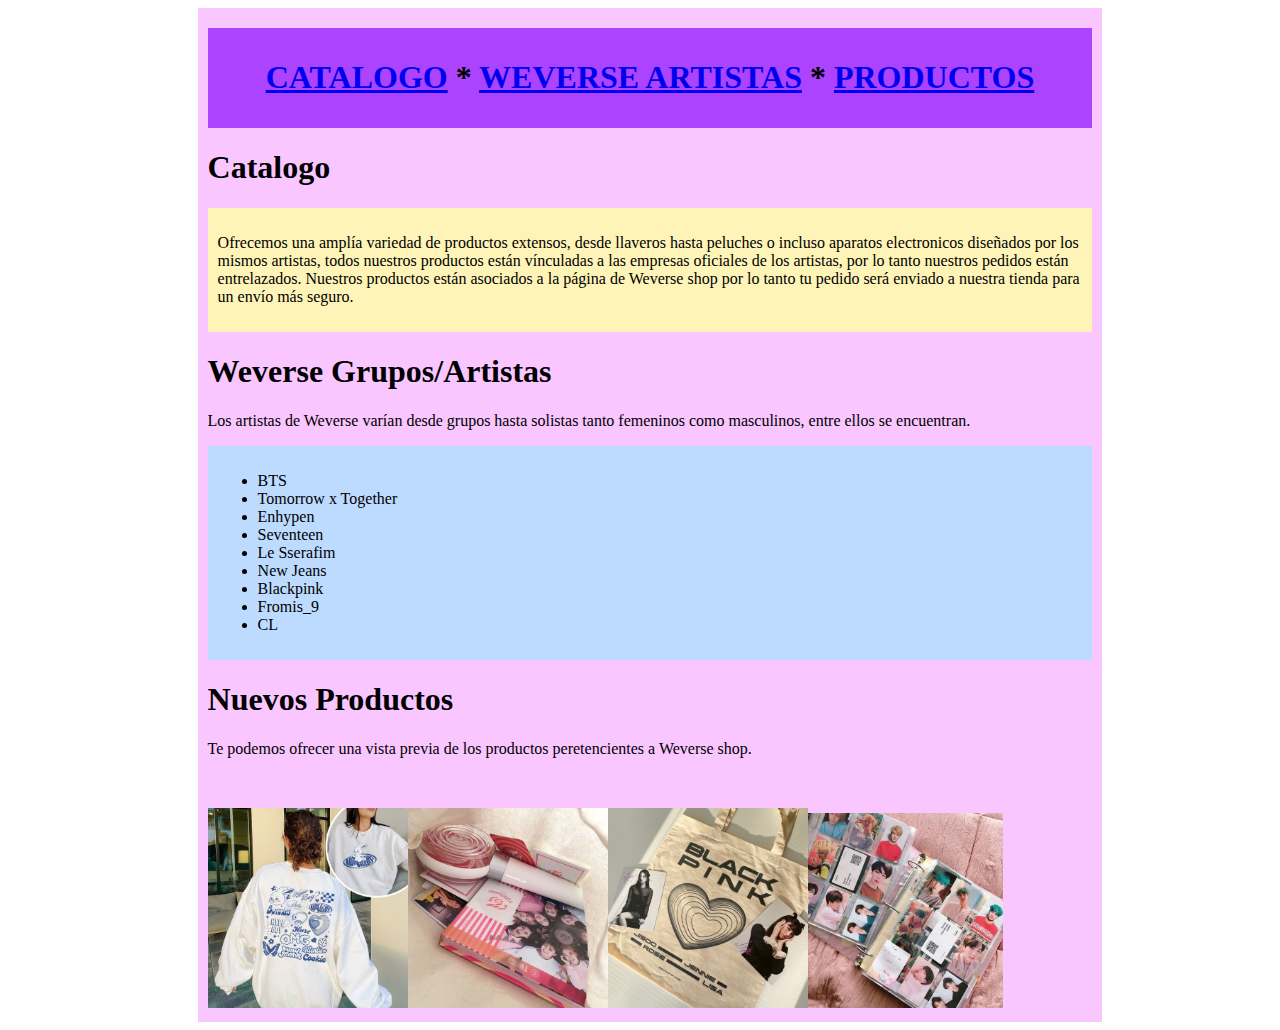
<file: doctienda.html>
<!doctype html>
<html>
<head> 
<meta charset="utf-8">
<title> Catalogo de Kosmos</title>
<link href="CSS/estlo.css" rel="stylesheet" type="text/css">
</head>

<body>
<div id="cont">
  <div id="menu">
    <h1 style="text-align: center"><a href="#text1">CATALOGO</a> * <a href="#text2">WEVERSE ARTISTAS</a> * <a href="#text3">PRODUCTOS</a></h1>
  </div>
	
  <h1 id="text1">Catalogo</h1>
  <div id="t3">
    <p>Ofrecemos una amplía variedad de productos extensos, desde llaveros hasta peluches o incluso aparatos electronicos diseñados por los mismos artistas, todos nuestros productos están vínculadas a las empresas oficiales de los artistas, por lo tanto nuestros pedidos están entrelazados. Nuestros productos están asociados a la página de Weverse shop por lo tanto tu pedido será enviado a nuestra tienda para un envío más seguro.</p>
  </div>
  <h1 id="text2">Weverse Grupos/Artistas</h1>
  <p>Los artistas de Weverse varían desde grupos hasta solistas tanto femeninos como masculinos, entre ellos se encuentran.&nbsp;&nbsp;</p>
  <div id="T1">
    <div id="t2">
      <ul>
        <li>BTS</li>
        <li>Tomorrow x Together</li>
        <li>Enhypen</li>
        <li>Seventeen</li>
        <li>Le Sserafim</li>
        <li>New Jeans</li>
        <li>Blackpink</li>
        <li>Fromis_9</li>
        <li>CL</li>
        
      </ul>
    </div>
  </div>
  <h1 id="text3">Nuevos Productos</h1>
  <p>Te podemos ofrecer una vista previa de los productos peretencientes a Weverse shop.</p>
  <p>&nbsp;</p>
<img src="images/merch/d9ca5205202b16219bcb3e6384318e2b.jpg" width="200" height="200" alt=""/><img src="images/merch/07f77804b6d7d4091b5afdecedd70058.jpg" width="200" height="200" alt=""/><img src="images/merch/3bb27929b2e73da417b342d116a0a90e.jpg" width="200" height="200" alt=""/><img src="images/merch/202cf67c0df6580a34e1034ae5f7c377.jpg" width="195" height="195" alt=""/></div>
</body>
</html>
</file>
<file: CSS/estlo.css>
@charset "utf-8";
/* CSS Document */

#cont {
    font-family: Cambria, "Hoefler Text", "Liberation Serif", Times, "Times New Roman", serif;
    background-color: #F9C6FF;
    padding: 10px;
    width: 70%;
    margin-left: 15%;
}
#t2 {
    background-color: #BCDBFF;
    padding: 10px;
}
#t3 {
    background-color: #FFF4B8;
    padding: 10px;
}
#menu {
    background-color: #AB43FF;
    padding: 10px;
    margin-top: 10px;
    margin-right: 0px;
    margin-bottom: 10px;
    margin-left: 0px;
}
</file>
